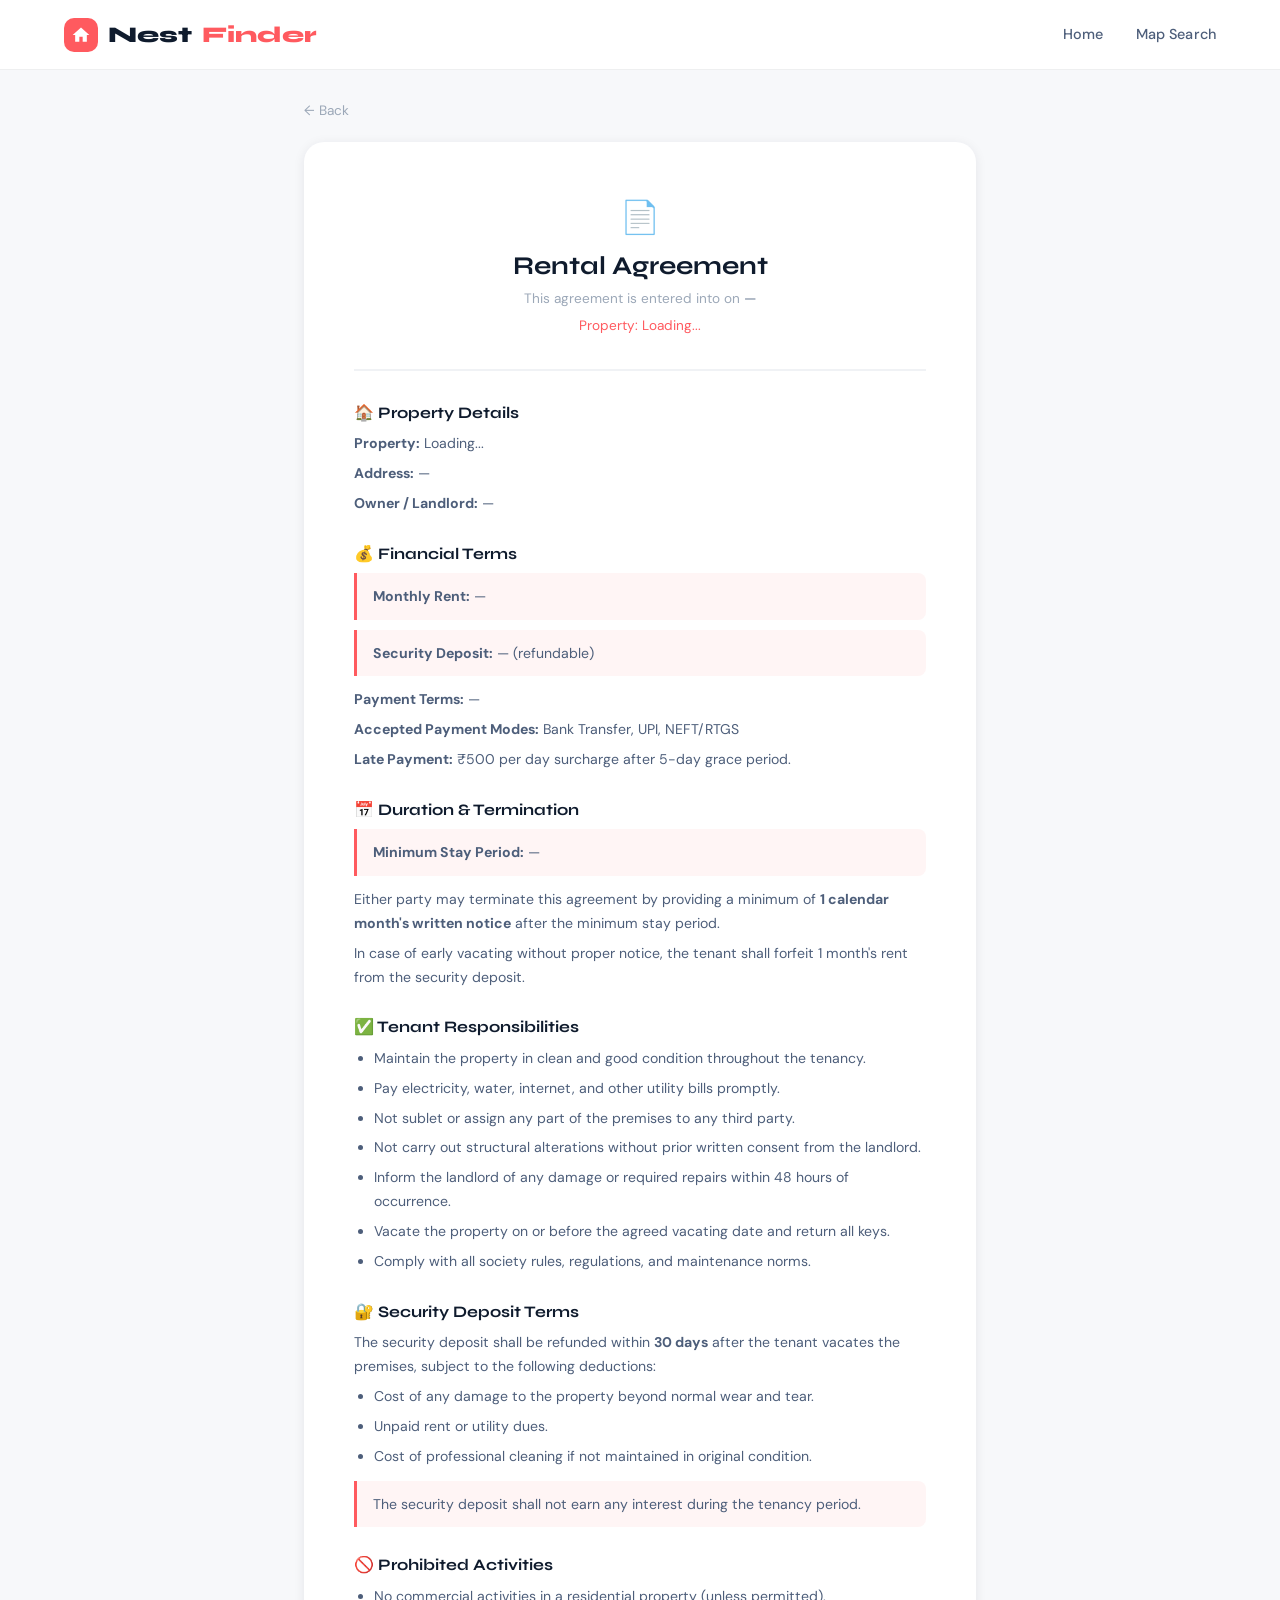
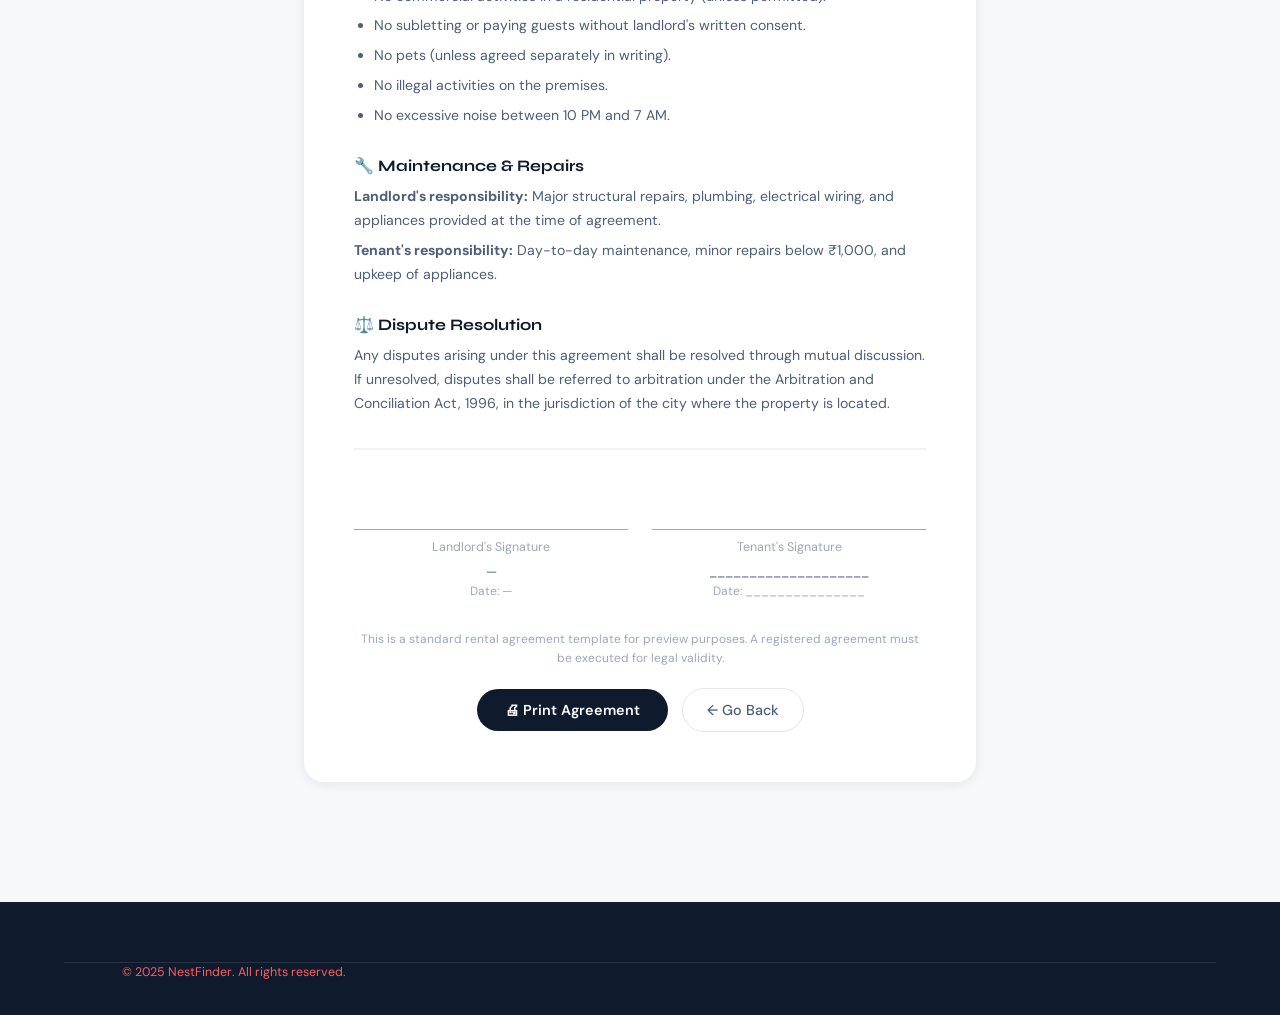
<file: agreement.html>
<!DOCTYPE html>
<html lang="en">
<head>
  <meta charset="UTF-8">
  <meta name="viewport" content="width=device-width, initial-scale=1.0">
  <title>Rental Agreement — NestFinder</title>
  <link rel="stylesheet" href="style.css">
</head>
<body>

<!-- NAV -->
<nav class="nav" id="mainNav">
  <a class="nav-logo" href="index.html">
    <div class="nav-logo-icon">
      <svg viewBox="0 0 24 24"><path d="M10 20v-6h4v6h5v-8h3L12 3 2 12h3v8z"/></svg>
    </div>
    Nest<span>Finder</span>
  </a>
  <div class="nav-links">
    <a href="index.html">Home</a>
    <a href="map.html">Map Search</a>
  </div>
  <button class="nav-hamburger"><span></span><span></span><span></span></button>
</nav>

<div class="agr-page" id="agrContent">
  <div style="display:flex;align-items:center;gap:12px;margin-bottom:20px">
    <a onclick="history.back()" style="cursor:pointer;color:var(--gray-3);font-size:0.85rem">← Back</a>
  </div>

  <div class="agr-doc">
    <div class="agr-header">
      <div style="font-size:2rem;margin-bottom:8px">📄</div>
      <h1>Rental Agreement</h1>
      <p>This agreement is entered into on <strong id="agrDate">—</strong></p>
      <p style="margin-top:6px;font-size:0.85rem;color:var(--coral)">Property: <span id="agrPropertyName">Loading...</span></p>
    </div>

    <div class="agr-section">
      <h2>🏠 Property Details</h2>
      <p><strong>Property:</strong> <span id="agrPropertyName2">—</span></p>
      <p><strong>Address:</strong> <span id="agrAddress">—</span></p>
      <p><strong>Owner / Landlord:</strong> <span id="agrOwnerName">—</span></p>
    </div>

    <div class="agr-section">
      <h2>💰 Financial Terms</h2>
      <div class="agr-highlight">
        <strong>Monthly Rent:</strong> <span id="agrRent">—</span>
      </div>
      <div class="agr-highlight" style="margin-top:8px">
        <strong>Security Deposit:</strong> <span id="agrDeposit">—</span> (refundable)
      </div>
      <p style="margin-top:12px"><strong>Payment Terms:</strong> <span id="agrPaymentTerms">—</span></p>
      <p><strong>Accepted Payment Modes:</strong> Bank Transfer, UPI, NEFT/RTGS</p>
      <p><strong>Late Payment:</strong> ₹500 per day surcharge after 5-day grace period.</p>
    </div>

    <div class="agr-section">
      <h2>📅 Duration & Termination</h2>
      <div class="agr-highlight">
        <strong>Minimum Stay Period:</strong> <span id="agrMinStay">—</span>
      </div>
      <p style="margin-top:12px">Either party may terminate this agreement by providing a minimum of <strong>1 calendar month's written notice</strong> after the minimum stay period.</p>
      <p>In case of early vacating without proper notice, the tenant shall forfeit 1 month's rent from the security deposit.</p>
    </div>

    <div class="agr-section">
      <h2>✅ Tenant Responsibilities</h2>
      <ul>
        <li>Maintain the property in clean and good condition throughout the tenancy.</li>
        <li>Pay electricity, water, internet, and other utility bills promptly.</li>
        <li>Not sublet or assign any part of the premises to any third party.</li>
        <li>Not carry out structural alterations without prior written consent from the landlord.</li>
        <li>Inform the landlord of any damage or required repairs within 48 hours of occurrence.</li>
        <li>Vacate the property on or before the agreed vacating date and return all keys.</li>
        <li>Comply with all society rules, regulations, and maintenance norms.</li>
      </ul>
    </div>

    <div class="agr-section">
      <h2>🔐 Security Deposit Terms</h2>
      <p>The security deposit shall be refunded within <strong>30 days</strong> after the tenant vacates the premises, subject to the following deductions:</p>
      <ul>
        <li>Cost of any damage to the property beyond normal wear and tear.</li>
        <li>Unpaid rent or utility dues.</li>
        <li>Cost of professional cleaning if not maintained in original condition.</li>
      </ul>
      <div class="agr-highlight" style="margin-top:12px">
        The security deposit shall not earn any interest during the tenancy period.
      </div>
    </div>

    <div class="agr-section">
      <h2>🚫 Prohibited Activities</h2>
      <ul>
        <li>No commercial activities in a residential property (unless permitted).</li>
        <li>No subletting or paying guests without landlord's written consent.</li>
        <li>No pets (unless agreed separately in writing).</li>
        <li>No illegal activities on the premises.</li>
        <li>No excessive noise between 10 PM and 7 AM.</li>
      </ul>
    </div>

    <div class="agr-section">
      <h2>🔧 Maintenance & Repairs</h2>
      <p><strong>Landlord's responsibility:</strong> Major structural repairs, plumbing, electrical wiring, and appliances provided at the time of agreement.</p>
      <p><strong>Tenant's responsibility:</strong> Day-to-day maintenance, minor repairs below ₹1,000, and upkeep of appliances.</p>
    </div>

    <div class="agr-section">
      <h2>⚖️ Dispute Resolution</h2>
      <p>Any disputes arising under this agreement shall be resolved through mutual discussion. If unresolved, disputes shall be referred to arbitration under the Arbitration and Conciliation Act, 1996, in the jurisdiction of the city where the property is located.</p>
    </div>

    <!-- Signature area -->
    <div class="agr-sign-area">
      <div class="sign-box">
        <div class="sign-line"></div>
        <div class="sign-label">Landlord's Signature</div>
        <div style="font-size:0.8rem;color:var(--text-sub);margin-top:4px" id="agrOwnerName2">—</div>
        <div style="font-size:0.75rem;color:var(--gray-3)">Date: <span id="agrSignDate">—</span></div>
      </div>
      <div class="sign-box">
        <div class="sign-line"></div>
        <div class="sign-label">Tenant's Signature</div>
        <div style="font-size:0.8rem;color:var(--text-sub);margin-top:4px">____________________</div>
        <div style="font-size:0.75rem;color:var(--gray-3)">Date: _______________</div>
      </div>
    </div>

    <div style="text-align:center;margin-top:28px">
      <p style="font-size:0.75rem;color:var(--gray-3);margin-bottom:20px">
        This is a standard rental agreement template for preview purposes. A registered agreement must be executed for legal validity.
      </p>
      <button onclick="window.print()" style="background:var(--navy);color:white;border:none;padding:12px 28px;border-radius:50px;font-size:0.9rem;font-weight:600;cursor:pointer;margin-right:10px">🖨 Print Agreement</button>
      <button onclick="history.back()" style="background:none;border:1.5px solid var(--gray-2);color:var(--text-sub);padding:12px 24px;border-radius:50px;font-size:0.9rem;font-weight:500;cursor:pointer">← Go Back</button>
    </div>
  </div>
</div>

<footer class="footer" style="margin-top:60px">
  <div class="footer-bottom container">
    <span>© 2025 <span>NestFinder</span>. All rights reserved.</span>
  </div>
</footer>

<script src="script.js"></script>
<script>
// Sync the duplicate name/date elements
(async () => {
  await new Promise(r => setTimeout(r, 200)); // wait for main script
  const n = document.getElementById('agrOwnerName')?.textContent;
  if (document.getElementById('agrOwnerName2')) document.getElementById('agrOwnerName2').textContent = n || '';
  if (document.getElementById('agrPropertyName2')) document.getElementById('agrPropertyName2').textContent = document.getElementById('agrPropertyName')?.textContent || '';
  const d = document.getElementById('agrDate')?.textContent;
  if (document.getElementById('agrSignDate')) document.getElementById('agrSignDate').textContent = d || '';
})();
</script>
</body>
</html>
</file>
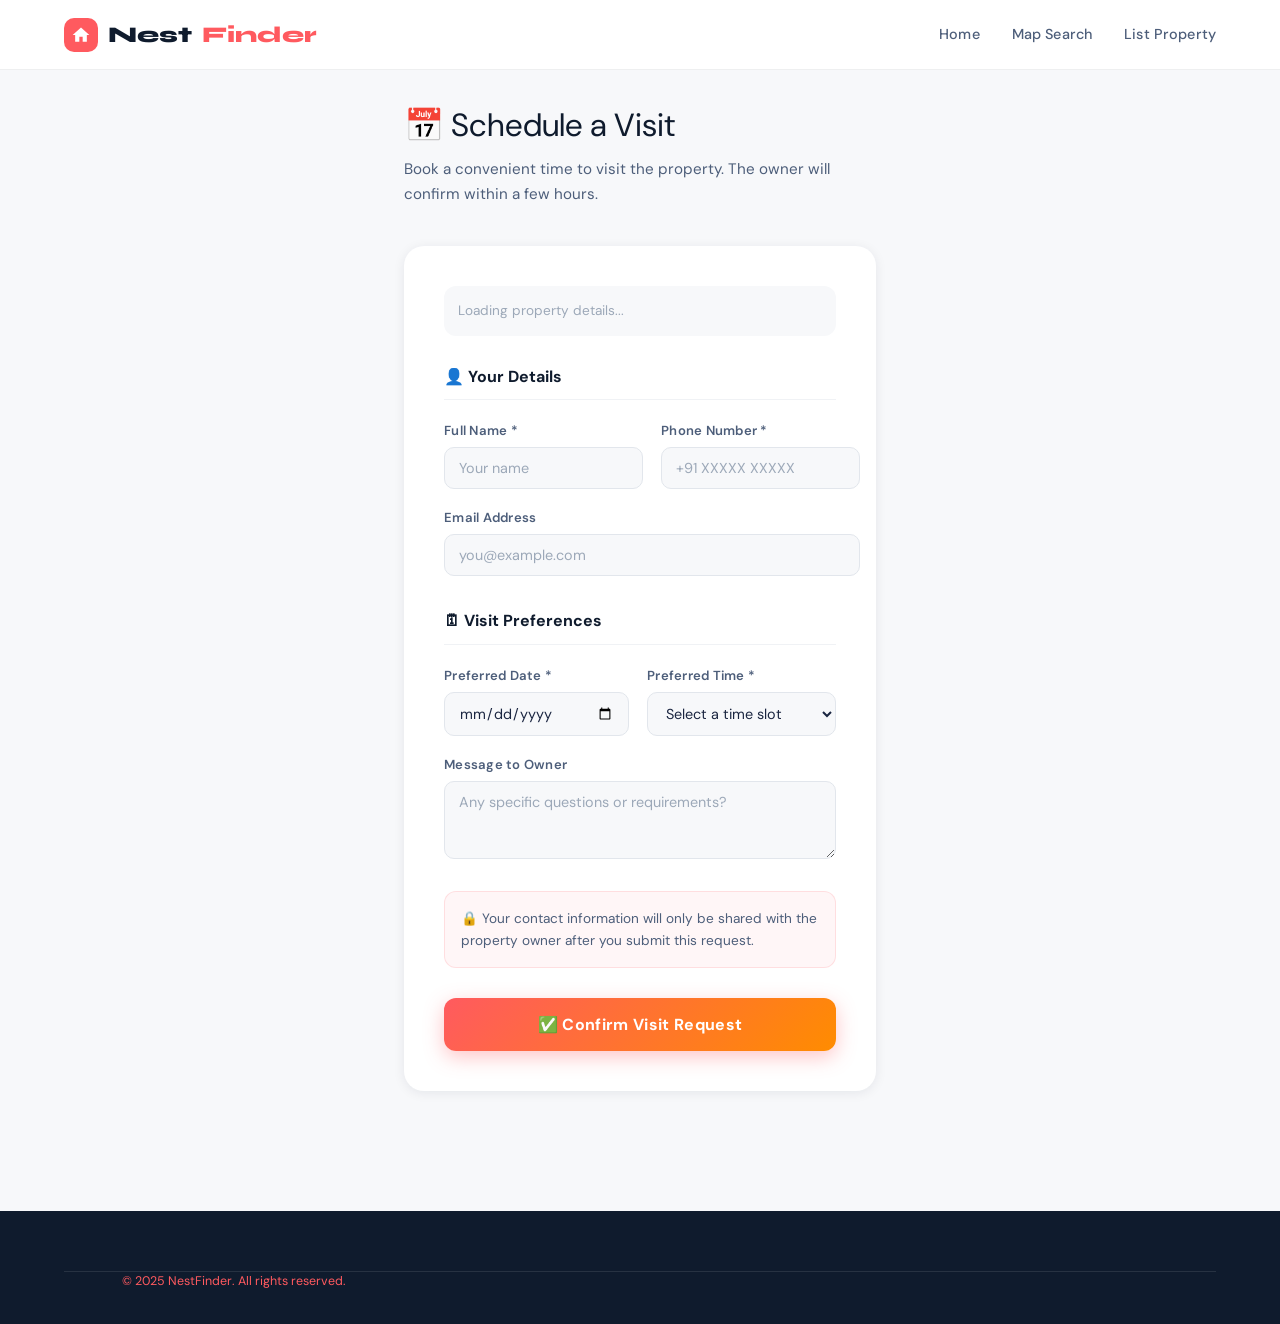
<file: schedule.html>
<!DOCTYPE html>
<html lang="en">
<head>
  <meta charset="UTF-8">
  <meta name="viewport" content="width=device-width, initial-scale=1.0">
  <title>Schedule a Visit — NestFinder</title>
  <link rel="stylesheet" href="style.css">
</head>
<body>

<!-- NAV -->
<nav class="nav" id="mainNav">
  <a class="nav-logo" href="index.html">
    <div class="nav-logo-icon">
      <svg viewBox="0 0 24 24"><path d="M10 20v-6h4v6h5v-8h3L12 3 2 12h3v8z"/></svg>
    </div>
    Nest<span>Finder</span>
  </a>
  <div class="nav-links">
    <a href="index.html">Home</a>
    <a href="map.html">Map Search</a>
    <a href="upload.html">List Property</a>
  </div>
  <button class="nav-hamburger"><span></span><span></span><span></span></button>
</nav>

<div class="schedule-page">
  <div class="page-title">📅 Schedule a Visit</div>
  <p class="page-sub">Book a convenient time to visit the property. The owner will confirm within a few hours.</p>

  <div class="schedule-form" id="scheduleFormWrap">

    <!-- Property preview card -->
    <div class="schedule-property-card" id="schedulePropCard">
      <div style="color:var(--gray-3);font-size:0.85rem">Loading property details...</div>
    </div>

    <form id="scheduleForm">

      <div class="form-section">
        <div class="form-section-title">👤 Your Details</div>
        <div class="form-grid">
          <div class="form-group">
            <label class="form-label">Full Name *</label>
            <input type="text" class="form-input" placeholder="Your name" required>
          </div>
          <div class="form-group">
            <label class="form-label">Phone Number *</label>
            <input type="tel" class="form-input" placeholder="+91 XXXXX XXXXX" required>
          </div>
          <div class="form-group form-full">
            <label class="form-label">Email Address</label>
            <input type="email" class="form-input" placeholder="you@example.com">
          </div>
        </div>
      </div>

      <div class="form-section">
        <div class="form-section-title">🗓 Visit Preferences</div>
        <div class="form-grid">
          <div class="form-group">
            <label class="form-label">Preferred Date *</label>
            <input type="date" class="form-input" id="visitDate" required>
          </div>
          <div class="form-group">
            <label class="form-label">Preferred Time *</label>
            <select class="form-input" required>
              <option value="">Select a time slot</option>
              <option>9:00 AM – 10:00 AM</option>
              <option>10:00 AM – 11:00 AM</option>
              <option>11:00 AM – 12:00 PM</option>
              <option>12:00 PM – 1:00 PM</option>
              <option>2:00 PM – 3:00 PM</option>
              <option>3:00 PM – 4:00 PM</option>
              <option>4:00 PM – 5:00 PM</option>
              <option>5:00 PM – 6:00 PM</option>
            </select>
          </div>
          <div class="form-group form-full">
            <label class="form-label">Message to Owner</label>
            <textarea class="form-input" rows="3" placeholder="Any specific questions or requirements?" style="resize:vertical"></textarea>
          </div>
        </div>
      </div>

      <div style="background:rgba(255,90,95,0.05);border:1.5px solid rgba(255,90,95,0.15);border-radius:12px;padding:16px;margin-bottom:20px;font-size:0.85rem;color:var(--text-sub)">
        🔒 Your contact information will only be shared with the property owner after you submit this request.
      </div>

      <button type="submit" class="submit-btn">✅ Confirm Visit Request</button>
    </form>

    <!-- Success -->
    <div class="success-msg" id="scheduleSuccess">
      <div class="success-circle">📅</div>
      <h3>Visit Scheduled!</h3>
      <p>Your visit request has been sent to the property owner. You'll receive a confirmation via SMS and email within 2 hours.</p>
      <div style="display:flex;gap:12px;justify-content:center;flex-wrap:wrap;margin-top:20px">
        <a href="index.html" class="btn-ghost" style="border:1.5px solid var(--gray-2);padding:11px 22px;border-radius:50px;font-weight:500">← Home</a>
        <a href="map.html" class="btn-primary" style="display:inline-block;padding:11px 24px">Browse More →</a>
      </div>
    </div>
  </div>
</div>

<footer class="footer" style="margin-top:60px">
  <div class="footer-bottom container">
    <span>© 2025 <span>NestFinder</span>. All rights reserved.</span>
  </div>
</footer>

<script src="script.js"></script>
<script>
  // Set minimum date to today
  document.getElementById('visitDate').min = new Date().toISOString().split('T')[0];
</script>
</body>
</html>
</file>
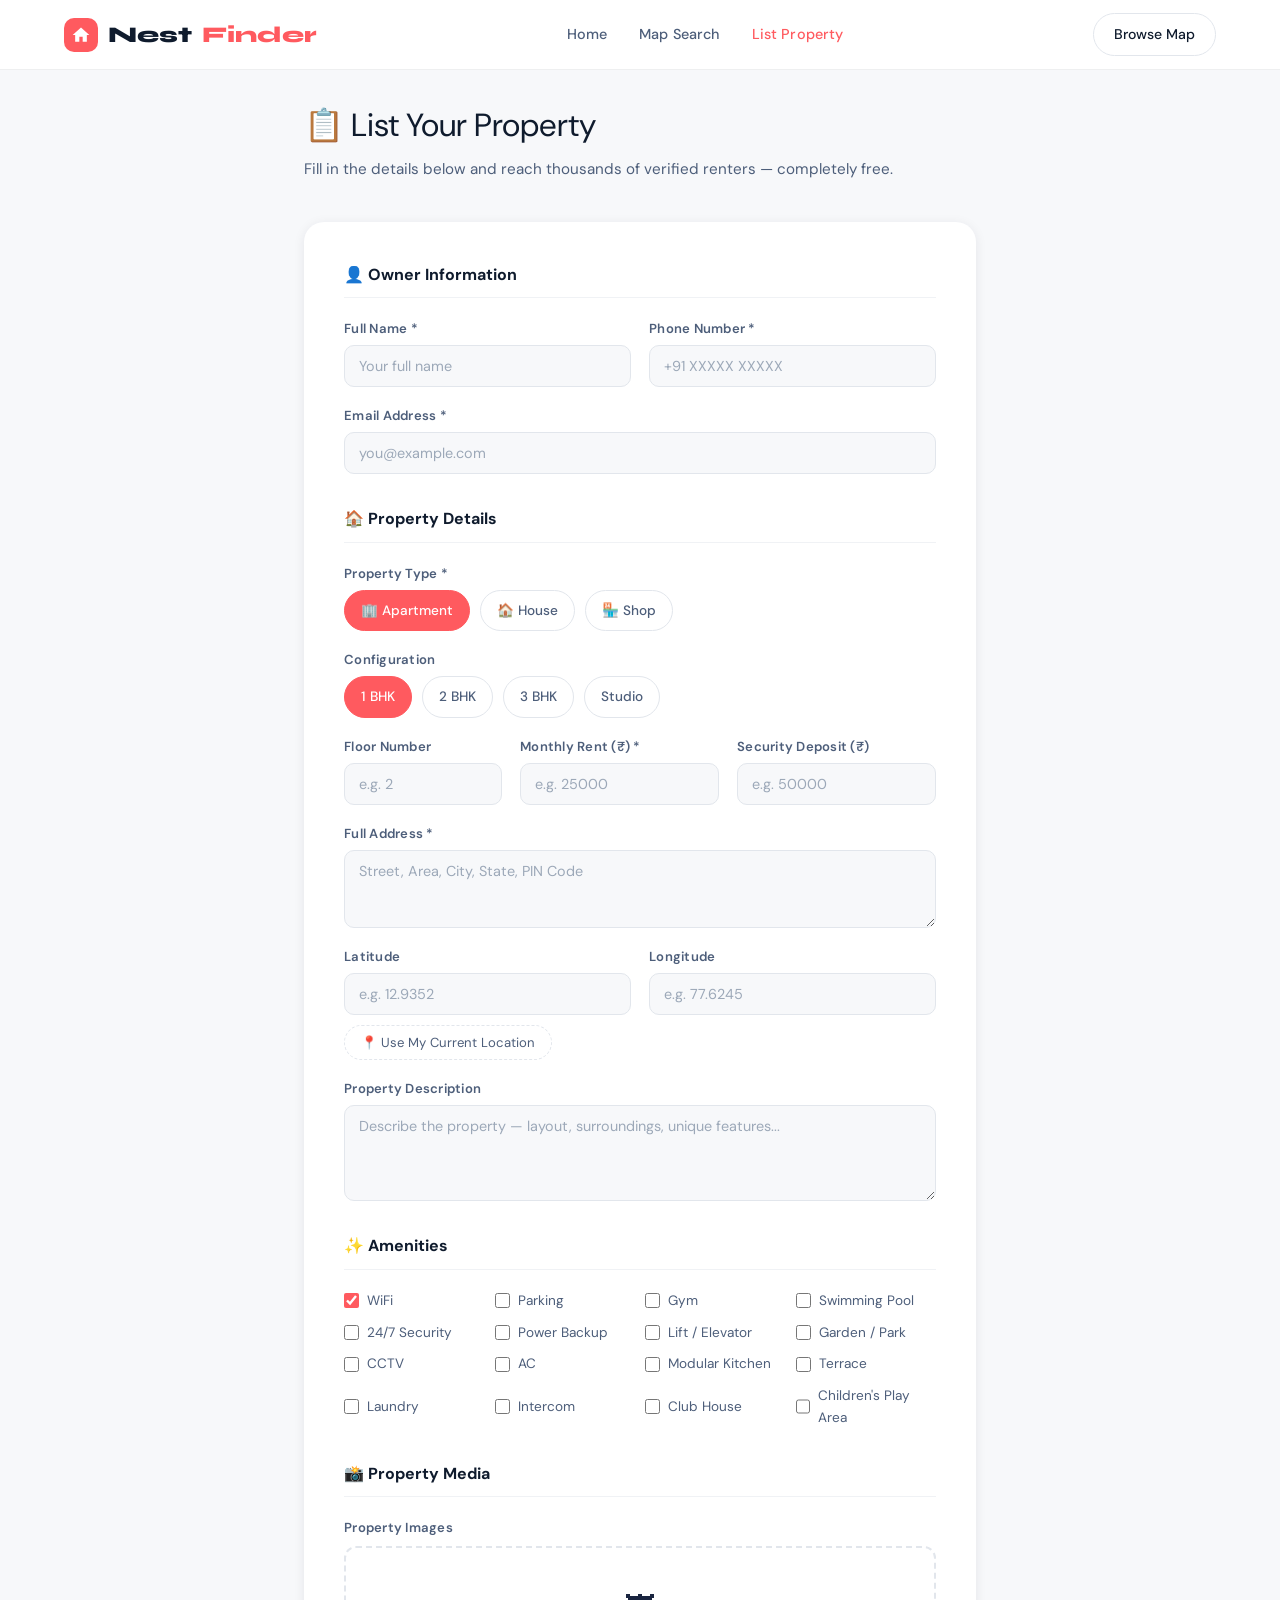
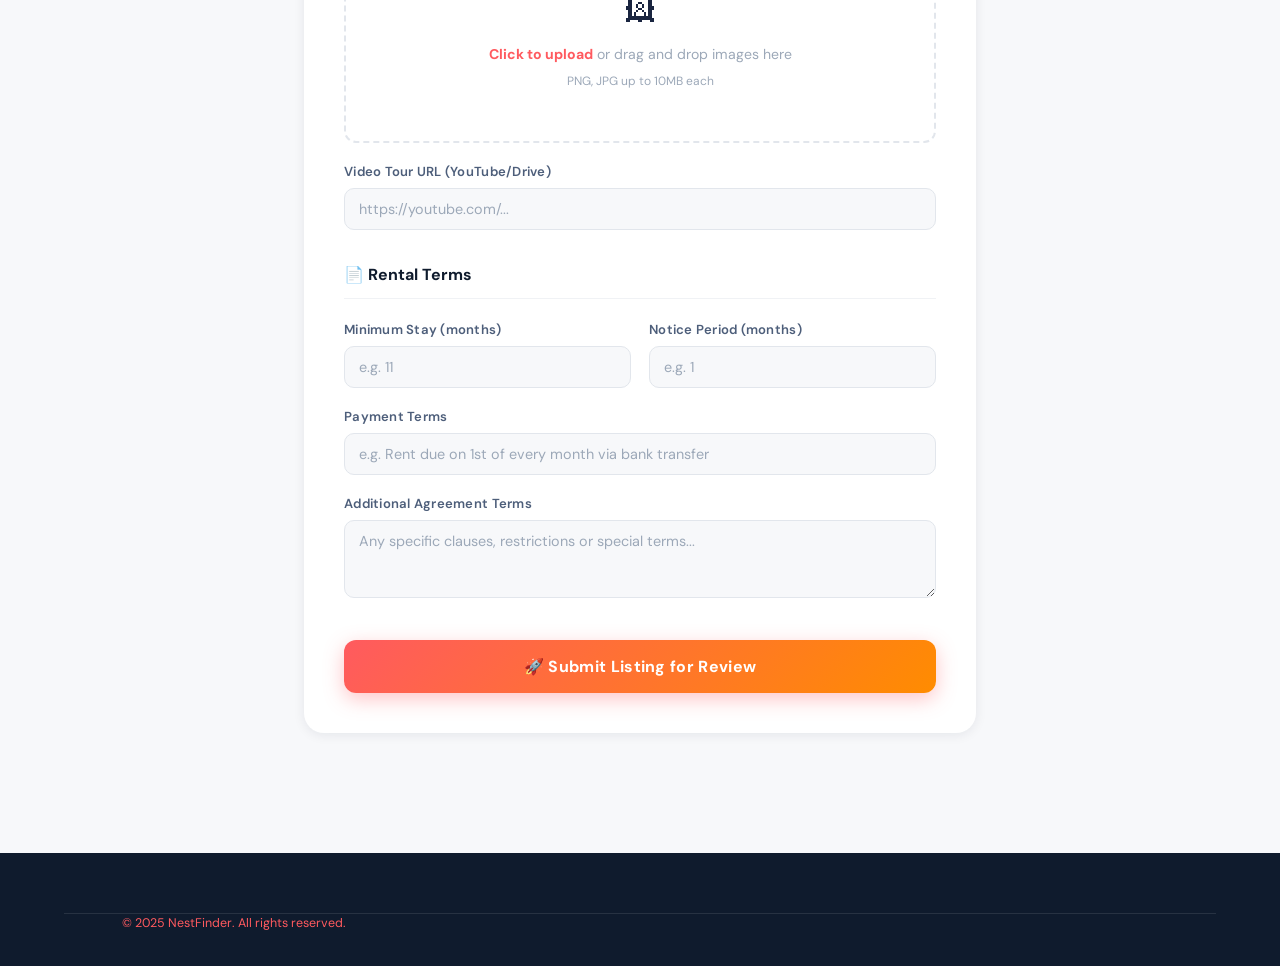
<file: upload.html>
<!DOCTYPE html>
<html lang="en">
<head>
  <meta charset="UTF-8">
  <meta name="viewport" content="width=device-width, initial-scale=1.0">
  <title>List Your Property — NestFinder</title>
  <link rel="stylesheet" href="style.css">
</head>
<body>

<!-- NAV -->
<nav class="nav" id="mainNav">
  <a class="nav-logo" href="index.html">
    <div class="nav-logo-icon">
      <svg viewBox="0 0 24 24"><path d="M10 20v-6h4v6h5v-8h3L12 3 2 12h3v8z"/></svg>
    </div>
    Nest<span>Finder</span>
  </a>
  <div class="nav-links">
    <a href="index.html">Home</a>
    <a href="map.html">Map Search</a>
    <a href="upload.html" class="active">List Property</a>
  </div>
  <div class="nav-cta">
    <a href="map.html" class="btn-ghost">Browse Map</a>
  </div>
  <button class="nav-hamburger"><span></span><span></span><span></span></button>
</nav>

<div class="upload-page">
  <div class="page-title">📋 List Your Property</div>
  <p class="page-sub">Fill in the details below and reach thousands of verified renters — completely free.</p>

  <div class="upload-form" id="uploadFormWrap">
    <form id="uploadForm">

      <!-- Owner Info -->
      <div class="form-section">
        <div class="form-section-title">👤 Owner Information</div>
        <div class="form-grid">
          <div class="form-group">
            <label class="form-label">Full Name *</label>
            <input type="text" class="form-input" placeholder="Your full name" required>
          </div>
          <div class="form-group">
            <label class="form-label">Phone Number *</label>
            <input type="tel" class="form-input" placeholder="+91 XXXXX XXXXX" required>
          </div>
          <div class="form-group form-full">
            <label class="form-label">Email Address *</label>
            <input type="email" class="form-input" placeholder="you@example.com" required>
          </div>
        </div>
      </div>

      <!-- Property Details -->
      <div class="form-section">
        <div class="form-section-title">🏠 Property Details</div>

        <div class="form-group" style="margin-bottom:18px">
          <label class="form-label">Property Type *</label>
          <div class="radio-group">
            <div class="radio-chip">
              <input type="radio" name="propType" id="typeApt" value="apartment" checked>
              <label for="typeApt">🏢 Apartment</label>
            </div>
            <div class="radio-chip">
              <input type="radio" name="propType" id="typeHouse" value="house">
              <label for="typeHouse">🏠 House</label>
            </div>
            <div class="radio-chip">
              <input type="radio" name="propType" id="typeShop" value="shop">
              <label for="typeShop">🏪 Shop</label>
            </div>
          </div>
        </div>

        <div class="form-group" style="margin-bottom:18px">
          <label class="form-label">Configuration</label>
          <div class="radio-group">
            <div class="radio-chip">
              <input type="radio" name="bhk" id="bhk1" value="1BHK" checked>
              <label for="bhk1">1 BHK</label>
            </div>
            <div class="radio-chip">
              <input type="radio" name="bhk" id="bhk2" value="2BHK">
              <label for="bhk2">2 BHK</label>
            </div>
            <div class="radio-chip">
              <input type="radio" name="bhk" id="bhk3" value="3BHK">
              <label for="bhk3">3 BHK</label>
            </div>
            <div class="radio-chip">
              <input type="radio" name="bhk" id="bhkStudio" value="Studio">
              <label for="bhkStudio">Studio</label>
            </div>
          </div>
        </div>

        <div class="form-grid three">
          <div class="form-group">
            <label class="form-label">Floor Number</label>
            <input type="number" class="form-input" placeholder="e.g. 2" min="0" max="50">
          </div>
          <div class="form-group">
            <label class="form-label">Monthly Rent (₹) *</label>
            <input type="number" class="form-input" placeholder="e.g. 25000" required>
          </div>
          <div class="form-group">
            <label class="form-label">Security Deposit (₹)</label>
            <input type="number" class="form-input" placeholder="e.g. 50000">
          </div>
        </div>

        <div class="form-group" style="margin-top:18px">
          <label class="form-label">Full Address *</label>
          <textarea class="form-input" rows="3" placeholder="Street, Area, City, State, PIN Code" required style="resize:vertical"></textarea>
        </div>

        <div class="form-grid" style="margin-top:18px">
          <div class="form-group">
            <label class="form-label">Latitude</label>
            <input type="number" class="form-input" placeholder="e.g. 12.9352" step="0.0001" id="latInput">
          </div>
          <div class="form-group">
            <label class="form-label">Longitude</label>
            <input type="number" class="form-input" placeholder="e.g. 77.6245" step="0.0001" id="lngInput">
          </div>
        </div>
        <button type="button" onclick="getMyLocation()" style="margin-top:10px;background:none;border:1.5px dashed var(--gray-2);color:var(--text-sub);padding:8px 16px;border-radius:50px;font-size:0.82rem;cursor:pointer;transition:var(--trans)">
          📍 Use My Current Location
        </button>

        <div class="form-group" style="margin-top:18px">
          <label class="form-label">Property Description</label>
          <textarea class="form-input" rows="4" placeholder="Describe the property — layout, surroundings, unique features..." style="resize:vertical"></textarea>
        </div>
      </div>

      <!-- Amenities -->
      <div class="form-section">
        <div class="form-section-title">✨ Amenities</div>
        <div class="amenity-grid">
          <label class="amenity-item"><input type="checkbox" checked> <label>WiFi</label></label>
          <label class="amenity-item"><input type="checkbox"> <label>Parking</label></label>
          <label class="amenity-item"><input type="checkbox"> <label>Gym</label></label>
          <label class="amenity-item"><input type="checkbox"> <label>Swimming Pool</label></label>
          <label class="amenity-item"><input type="checkbox"> <label>24/7 Security</label></label>
          <label class="amenity-item"><input type="checkbox"> <label>Power Backup</label></label>
          <label class="amenity-item"><input type="checkbox"> <label>Lift / Elevator</label></label>
          <label class="amenity-item"><input type="checkbox"> <label>Garden / Park</label></label>
          <label class="amenity-item"><input type="checkbox"> <label>CCTV</label></label>
          <label class="amenity-item"><input type="checkbox"> <label>AC</label></label>
          <label class="amenity-item"><input type="checkbox"> <label>Modular Kitchen</label></label>
          <label class="amenity-item"><input type="checkbox"> <label>Terrace</label></label>
          <label class="amenity-item"><input type="checkbox"> <label>Laundry</label></label>
          <label class="amenity-item"><input type="checkbox"> <label>Intercom</label></label>
          <label class="amenity-item"><input type="checkbox"> <label>Club House</label></label>
          <label class="amenity-item"><input type="checkbox"> <label>Children's Play Area</label></label>
        </div>
      </div>

      <!-- Media -->
      <div class="form-section">
        <div class="form-section-title">📸 Property Media</div>

        <label class="form-label" style="margin-bottom:8px;display:block">Property Images</label>
        <div class="file-drop" id="imageDrop">
          <div class="file-drop-icon">🖼</div>
          <p><strong>Click to upload</strong> or drag and drop images here</p>
          <p style="font-size:0.75rem;margin-top:6px">PNG, JPG up to 10MB each</p>
          <div class="file-preview" id="imagePreview"></div>
        </div>
        <input type="file" id="imageFiles" multiple accept="image/*" style="display:none">

        <div class="form-group" style="margin-top:18px">
          <label class="form-label">Video Tour URL (YouTube/Drive)</label>
          <input type="url" class="form-input" placeholder="https://youtube.com/...">
        </div>
      </div>

      <!-- Agreement Terms -->
      <div class="form-section">
        <div class="form-section-title">📄 Rental Terms</div>
        <div class="form-grid">
          <div class="form-group">
            <label class="form-label">Minimum Stay (months)</label>
            <input type="number" class="form-input" placeholder="e.g. 11" min="1">
          </div>
          <div class="form-group">
            <label class="form-label">Notice Period (months)</label>
            <input type="number" class="form-input" placeholder="e.g. 1" min="1">
          </div>
          <div class="form-group form-full">
            <label class="form-label">Payment Terms</label>
            <input type="text" class="form-input" placeholder="e.g. Rent due on 1st of every month via bank transfer">
          </div>
          <div class="form-group form-full">
            <label class="form-label">Additional Agreement Terms</label>
            <textarea class="form-input" rows="3" placeholder="Any specific clauses, restrictions or special terms..." style="resize:vertical"></textarea>
          </div>
        </div>
      </div>

      <button type="submit" class="submit-btn">🚀 Submit Listing for Review</button>
    </form>

    <!-- Success Message -->
    <div class="success-msg" id="successMsg">
      <div class="success-circle">🎉</div>
      <h3>Listing Submitted Successfully!</h3>
      <p>Your property has been submitted for review. Our team will verify and publish it within 24 hours. You'll receive a confirmation email shortly.</p>
      <a href="index.html" class="btn-primary" style="display:inline-block;padding:12px 28px">← Back to Home</a>
    </div>
  </div>
</div>

<!-- FOOTER -->
<footer class="footer" style="margin-top:60px">
  <div class="footer-bottom container">
    <span>© 2025 <span>NestFinder</span>. All rights reserved.</span>
  </div>
</footer>

<script src="script.js"></script>
<script>
function getMyLocation() {
  if (!navigator.geolocation) { alert('Geolocation not supported'); return; }
  navigator.geolocation.getCurrentPosition(pos => {
    document.getElementById('latInput').value = pos.coords.latitude.toFixed(6);
    document.getElementById('lngInput').value = pos.coords.longitude.toFixed(6);
    showToast('Location detected!', '📍');
  }, () => showToast('Location access denied', '❌'));
}
</script>
</body>
</html>
</file>
<file: style.css>
/* ─── NestFinder Global Styles ─────────────────────────────────────── */
@import url('https://fonts.googleapis.com/css2?family=Syne:wght@400;600;700;800&family=DM+Sans:ital,wght@0,300;0,400;0,500;1,400&display=swap');

:root {
  --coral:     #FF5A5F;
  --coral-dk:  #E0484D;
  --navy:      #0F1B2D;
  --slate:     #253347;
  --mist:      #F7F8FA;
  --pearl:     #FFFFFF;
  --gold:      #FFB400;
  --teal:      #00A699;
  --gray-1:    #F0F2F5;
  --gray-2:    #E2E6EC;
  --gray-3:    #9CA8B8;
  --gray-4:    #5C6880;
  --text-main: #1A2540;
  --text-sub:  #4D5E7A;
  --shadow-sm: 0 2px 12px rgba(15,27,45,0.08);
  --shadow-md: 0 8px 32px rgba(15,27,45,0.13);
  --shadow-lg: 0 20px 60px rgba(15,27,45,0.18);
  --radius:    16px;
  --radius-sm: 10px;
  --trans:     all 0.25s cubic-bezier(0.4,0,0.2,1);
}

*, *::before, *::after { box-sizing: border-box; margin: 0; padding: 0; }

html { scroll-behavior: smooth; font-size: 16px; }

body {
  font-family: 'DM Sans', sans-serif;
  background: var(--mist);
  color: var(--text-main);
  line-height: 1.6;
  -webkit-font-smoothing: antialiased;
}

h1, h2, h3, h4, h5 {
  font-family: 'Syne', sans-serif;
  font-weight: 700;
  line-height: 1.2;
}

a { text-decoration: none; color: inherit; }
img { max-width: 100%; display: block; }
button { cursor: pointer; border: none; outline: none; font-family: inherit; }
input, select, textarea { font-family: inherit; outline: none; }

/* ─── NAVIGATION ────────────────────────────────────────────────────── */
.nav {
  position: fixed; top: 0; left: 0; right: 0; z-index: 1000;
  display: flex; align-items: center; justify-content: space-between;
  padding: 0 5%;
  height: 70px;
  background: rgba(255,255,255,0.92);
  backdrop-filter: blur(16px);
  border-bottom: 1px solid rgba(15,27,45,0.07);
  transition: var(--trans);
}
.nav-scrolled { background: rgba(255,255,255,0.98); box-shadow: var(--shadow-sm); }

.nav-logo {
  display: flex; align-items: center; gap: 10px;
  font-family: 'Syne', sans-serif; font-size: 1.4rem; font-weight: 800;
  color: var(--navy);
}
.nav-logo span { color: var(--coral); }
.nav-logo-icon {
  width: 34px; height: 34px; background: var(--coral);
  border-radius: 10px; display: flex; align-items: center;
  justify-content: center;
}
.nav-logo-icon svg { width: 20px; height: 20px; fill: white; }

.nav-links { display: flex; align-items: center; gap: 32px; }
.nav-links a {
  color: var(--text-sub); font-weight: 500; font-size: 0.9rem;
  transition: var(--trans); letter-spacing: 0.01em;
}
.nav-links a:hover { color: var(--coral); }
.nav-links a.active { color: var(--coral); }

.nav-cta {
  display: flex; align-items: center; gap: 12px;
}
.btn-ghost {
  padding: 9px 20px; border-radius: 50px;
  color: var(--navy); font-weight: 500; font-size: 0.88rem;
  border: 1.5px solid var(--gray-2); background: transparent;
  transition: var(--trans);
}
.btn-ghost:hover { border-color: var(--coral); color: var(--coral); }

.btn-primary {
  padding: 10px 22px; border-radius: 50px;
  background: var(--coral); color: white;
  font-weight: 600; font-size: 0.88rem;
  transition: var(--trans); box-shadow: 0 4px 16px rgba(255,90,95,0.3);
}
.btn-primary:hover { background: var(--coral-dk); transform: translateY(-1px); box-shadow: 0 6px 20px rgba(255,90,95,0.4); }

.nav-hamburger {
  display: none; flex-direction: column; gap: 5px;
  background: none; padding: 4px;
}
.nav-hamburger span {
  width: 24px; height: 2px; background: var(--navy);
  border-radius: 2px; transition: var(--trans);
}

/* ─── HERO ──────────────────────────────────────────────────────────── */
.hero {
  min-height: 100vh;
  display: flex; align-items: center; justify-content: center;
  background: linear-gradient(135deg, var(--navy) 0%, var(--slate) 60%, #1a3a5c 100%);
  position: relative; overflow: hidden;
  padding: 100px 5% 60px;
}

.hero-bg-dots {
  position: absolute; inset: 0; opacity: 0.06;
  background-image: radial-gradient(circle, white 1px, transparent 1px);
  background-size: 40px 40px;
}
.hero-blob {
  position: absolute; border-radius: 50%; filter: blur(80px); opacity: 0.18;
  animation: float 8s ease-in-out infinite;
}
.hero-blob-1 {
  width: 500px; height: 500px; background: var(--coral);
  top: -100px; right: -100px;
}
.hero-blob-2 {
  width: 350px; height: 350px; background: var(--teal);
  bottom: -80px; left: 5%;
  animation-delay: -4s;
}

@keyframes float {
  0%, 100% { transform: translateY(0) scale(1); }
  50% { transform: translateY(-30px) scale(1.05); }
}

.hero-content {
  position: relative; z-index: 2;
  max-width: 780px; text-align: center;
}
.hero-badge {
  display: inline-flex; align-items: center; gap: 8px;
  background: rgba(255,255,255,0.1); border: 1px solid rgba(255,255,255,0.2);
  backdrop-filter: blur(8px);
  padding: 6px 16px; border-radius: 50px; margin-bottom: 28px;
  color: rgba(255,255,255,0.85); font-size: 0.82rem; font-weight: 500;
}
.hero-badge-dot {
  width: 7px; height: 7px; background: var(--gold); border-radius: 50%;
  animation: pulse 2s infinite;
}
@keyframes pulse {
  0%, 100% { opacity: 1; transform: scale(1); }
  50% { opacity: 0.5; transform: scale(0.8); }
}

.hero h1 {
  font-size: clamp(2.4rem, 6vw, 4.2rem);
  color: white; margin-bottom: 20px; font-weight: 800;
  letter-spacing: -0.02em;
}
.hero h1 em { font-style: normal; color: var(--coral); }
.hero p {
  font-size: 1.1rem; color: rgba(255,255,255,0.7);
  max-width: 540px; margin: 0 auto 40px; font-weight: 400;
}

.hero-search {
  background: white; border-radius: 60px;
  display: flex; align-items: center; gap: 0;
  padding: 8px 8px 8px 24px;
  box-shadow: 0 20px 60px rgba(0,0,0,0.25);
  max-width: 580px; margin: 0 auto 32px;
}
.hero-search-icon { color: var(--gray-3); margin-right: 4px; font-size: 1.1rem; }
.hero-search input {
  flex: 1; border: none; font-size: 0.95rem; color: var(--text-main);
  background: transparent; font-family: 'DM Sans', sans-serif;
}
.hero-search input::placeholder { color: var(--gray-3); }
.hero-search-btn {
  background: var(--coral); color: white; border-radius: 50px;
  padding: 12px 28px; font-weight: 600; font-size: 0.9rem;
  white-space: nowrap; transition: var(--trans);
  box-shadow: 0 4px 14px rgba(255,90,95,0.4);
}
.hero-search-btn:hover { background: var(--coral-dk); transform: scale(1.02); }

.hero-stats {
  display: flex; justify-content: center; gap: 40px;
  flex-wrap: wrap;
}
.hero-stat { text-align: center; }
.hero-stat strong {
  display: block; font-size: 1.6rem; font-weight: 800; color: white;
  font-family: 'Syne', sans-serif;
}
.hero-stat span { font-size: 0.8rem; color: rgba(255,255,255,0.5); }

/* ─── HOW IT WORKS ──────────────────────────────────────────────────── */
.hiw {
  padding: 96px 5%;
  background: white;
}
.section-label {
  font-size: 0.78rem; font-weight: 600; letter-spacing: 0.12em;
  text-transform: uppercase; color: var(--coral);
  margin-bottom: 10px;
}
.section-title {
  font-size: clamp(1.8rem, 4vw, 2.8rem); color: var(--navy);
  margin-bottom: 16px;
}
.section-sub {
  color: var(--text-sub); max-width: 500px; font-size: 1rem;
  margin-bottom: 60px;
}

.hiw-grid {
  display: grid; grid-template-columns: repeat(auto-fit, minmax(240px, 1fr));
  gap: 32px; max-width: 1100px; margin: 0 auto;
}
.hiw-card {
  background: var(--mist); border-radius: var(--radius);
  padding: 36px 28px; position: relative; overflow: hidden;
  transition: var(--trans);
}
.hiw-card:hover { transform: translateY(-6px); box-shadow: var(--shadow-md); }
.hiw-card-num {
  position: absolute; top: 20px; right: 24px;
  font-family: 'Syne', sans-serif; font-size: 3.5rem;
  font-weight: 800; color: var(--gray-2); line-height: 1;
}
.hiw-icon {
  width: 52px; height: 52px; border-radius: 14px;
  background: var(--coral); display: flex;
  align-items: center; justify-content: center;
  font-size: 1.4rem; margin-bottom: 20px;
}
.hiw-card h3 { font-size: 1.1rem; margin-bottom: 10px; color: var(--navy); }
.hiw-card p { font-size: 0.88rem; color: var(--text-sub); line-height: 1.6; }

/* ─── PROPERTY CARDS ────────────────────────────────────────────────── */
.props-section {
  padding: 80px 5%;
  background: var(--mist);
}

.section-header {
  display: flex; justify-content: space-between; align-items: flex-end;
  margin-bottom: 40px; flex-wrap: wrap; gap: 16px;
}
.view-all {
  color: var(--coral); font-weight: 600; font-size: 0.9rem;
  display: flex; align-items: center; gap: 6px;
  transition: var(--trans);
}
.view-all:hover { gap: 10px; }

.cards-grid {
  display: grid;
  grid-template-columns: repeat(auto-fill, minmax(300px, 1fr));
  gap: 24px;
}

.prop-card {
  background: white; border-radius: var(--radius);
  overflow: hidden; transition: var(--trans);
  box-shadow: var(--shadow-sm);
}
.prop-card:hover { transform: translateY(-6px); box-shadow: var(--shadow-md); }

.prop-card-img {
  position: relative; height: 210px; overflow: hidden;
}
.prop-card-img img {
  width: 100%; height: 100%; object-fit: cover;
  transition: transform 0.5s ease;
}
.prop-card:hover .prop-card-img img { transform: scale(1.06); }

.prop-badge {
  position: absolute; top: 14px; left: 14px;
  padding: 5px 12px; border-radius: 50px;
  font-size: 0.72rem; font-weight: 600; letter-spacing: 0.05em;
  text-transform: uppercase;
}
.badge-apartment { background: rgba(0,166,153,0.9); color: white; }
.badge-house { background: rgba(255,180,0,0.9); color: white; }
.badge-shop { background: rgba(255,90,95,0.9); color: white; }

.prop-fav {
  position: absolute; top: 14px; right: 14px;
  width: 34px; height: 34px; background: white;
  border-radius: 50%; display: flex; align-items: center;
  justify-content: center; cursor: pointer;
  transition: var(--trans); box-shadow: 0 2px 8px rgba(0,0,0,0.12);
  font-size: 0.9rem;
}
.prop-fav:hover { background: var(--coral); color: white; }
.prop-fav.active { background: var(--coral); color: white; }

.prop-card-body { padding: 20px; }
.prop-price {
  font-family: 'Syne', sans-serif;
  font-size: 1.3rem; font-weight: 800; color: var(--coral);
  margin-bottom: 4px;
}
.prop-price span { font-size: 0.75rem; font-weight: 400; color: var(--gray-3); }
.prop-title {
  font-size: 1rem; font-weight: 600; color: var(--navy);
  margin-bottom: 6px; line-height: 1.3;
}
.prop-addr {
  font-size: 0.8rem; color: var(--gray-3);
  display: flex; align-items: center; gap: 5px;
  margin-bottom: 14px;
}
.prop-tags {
  display: flex; gap: 8px; flex-wrap: wrap; margin-bottom: 16px;
}
.prop-tag {
  background: var(--gray-1); border-radius: 50px;
  padding: 4px 10px; font-size: 0.72rem; font-weight: 500;
  color: var(--text-sub);
}
.prop-card-foot {
  display: flex; justify-content: space-between; align-items: center;
  border-top: 1px solid var(--gray-1); padding-top: 14px;
}
.prop-owner { font-size: 0.78rem; color: var(--gray-3); }
.btn-view {
  padding: 8px 18px; background: var(--navy);
  color: white; border-radius: 50px;
  font-size: 0.8rem; font-weight: 600;
  transition: var(--trans);
}
.btn-view:hover { background: var(--coral); }

/* ─── FILTER BAR ────────────────────────────────────────────────────── */
.filter-bar {
  display: flex; align-items: center; gap: 12px;
  padding: 16px 5%; background: white;
  border-bottom: 1px solid var(--gray-2);
  flex-wrap: wrap;
  position: sticky; top: 70px; z-index: 100;
}
.filter-chip {
  padding: 8px 20px; border-radius: 50px;
  border: 1.5px solid var(--gray-2); background: white;
  font-size: 0.82rem; font-weight: 500; color: var(--text-sub);
  transition: var(--trans); cursor: pointer;
}
.filter-chip:hover { border-color: var(--coral); color: var(--coral); }
.filter-chip.active {
  background: var(--coral); border-color: var(--coral);
  color: white;
}
.price-filter {
  display: flex; align-items: center; gap: 10px;
  padding: 0 16px; font-size: 0.82rem; color: var(--text-sub);
}
.price-filter input[type="range"] {
  -webkit-appearance: none; width: 120px; height: 4px;
  border-radius: 2px; background: var(--gray-2); cursor: pointer;
}
.price-filter input[type="range"]::-webkit-slider-thumb {
  -webkit-appearance: none; width: 16px; height: 16px;
  border-radius: 50%; background: var(--coral); cursor: pointer;
}

/* ─── MAP PAGE ──────────────────────────────────────────────────────── */
.map-layout {
  display: flex; height: calc(100vh - 70px); margin-top: 70px;
  overflow: hidden;
}
.map-sidebar {
  width: 380px; min-width: 320px; height: 100%;
  overflow-y: auto; background: white;
  border-right: 1px solid var(--gray-2);
  display: flex; flex-direction: column;
}
.map-sidebar::-webkit-scrollbar { width: 5px; }
.map-sidebar::-webkit-scrollbar-thumb { background: var(--gray-2); border-radius: 10px; }

.map-search-box {
  padding: 20px; border-bottom: 1px solid var(--gray-1);
  position: sticky; top: 0; background: white; z-index: 10;
}
.map-search-box h2 { font-size: 1.1rem; margin-bottom: 14px; color: var(--navy); }

.search-input-wrap {
  display: flex; align-items: center;
  background: var(--gray-1); border-radius: 12px;
  padding: 10px 14px; gap: 8px; margin-bottom: 12px;
}
.search-input-wrap input {
  flex: 1; border: none; background: transparent;
  font-size: 0.9rem; color: var(--text-main);
}
.search-input-wrap input::placeholder { color: var(--gray-3); }
.icon-btn {
  background: none; border: none;
  color: var(--gray-3); cursor: pointer;
  font-size: 1rem; transition: var(--trans); padding: 2px;
}
.icon-btn:hover { color: var(--coral); }

.map-tools {
  display: flex; gap: 8px; flex-wrap: wrap;
}
.tool-btn {
  padding: 7px 14px; border-radius: 50px;
  border: 1.5px solid var(--gray-2); background: white;
  font-size: 0.78rem; font-weight: 500; color: var(--text-sub);
  cursor: pointer; transition: var(--trans);
  display: flex; align-items: center; gap: 6px;
}
.tool-btn:hover { border-color: var(--coral); color: var(--coral); }
.tool-btn.active { background: var(--navy); color: white; border-color: var(--navy); }

.sidebar-results {
  padding: 16px; flex: 1;
}
.results-count {
  font-size: 0.82rem; color: var(--gray-3); margin-bottom: 14px;
}
.results-count strong { color: var(--coral); }

.sidebar-card {
  display: flex; gap: 12px; padding: 14px;
  border-radius: 12px; cursor: pointer;
  transition: var(--trans); margin-bottom: 10px;
  border: 1.5px solid transparent;
}
.sidebar-card:hover { border-color: var(--coral); background: rgba(255,90,95,0.03); }
.sidebar-card.highlighted { border-color: var(--coral); background: rgba(255,90,95,0.05); }
.sidebar-card-img {
  width: 80px; height: 72px; border-radius: 10px;
  object-fit: cover; flex-shrink: 0;
}
.sidebar-card-info { flex: 1; min-width: 0; }
.sidebar-card-price {
  font-family: 'Syne', sans-serif;
  font-size: 1rem; font-weight: 700; color: var(--coral);
}
.sidebar-card-title {
  font-size: 0.85rem; font-weight: 600; color: var(--navy);
  margin: 2px 0; white-space: nowrap; overflow: hidden; text-overflow: ellipsis;
}
.sidebar-card-sub { font-size: 0.75rem; color: var(--gray-3); }

.map-container { flex: 1; position: relative; }
#map { width: 100%; height: 100%; }

/* Leaflet popup override */
.leaflet-popup-content-wrapper {
  border-radius: 14px !important;
  box-shadow: var(--shadow-md) !important;
  padding: 0 !important;
  overflow: hidden;
}
.leaflet-popup-content { margin: 0 !important; width: 240px !important; }
.popup-img { width: 100%; height: 130px; object-fit: cover; }
.popup-body { padding: 12px 14px 14px; }
.popup-price { font-family: 'Syne', sans-serif; font-size: 1.1rem; font-weight: 800; color: var(--coral); }
.popup-title { font-size: 0.85rem; font-weight: 600; color: var(--navy); margin: 3px 0; }
.popup-desc { font-size: 0.75rem; color: var(--gray-3); line-height: 1.5; margin-bottom: 10px; }
.popup-btn {
  display: block; text-align: center; width: 100%;
  background: var(--coral); color: white;
  padding: 9px; border-radius: 8px;
  font-weight: 600; font-size: 0.8rem; transition: var(--trans);
}
.popup-btn:hover { background: var(--coral-dk); }

/* Custom marker */
.custom-marker {
  background: white; border: 2px solid var(--coral);
  color: var(--coral); border-radius: 50px; font-weight: 700;
  padding: 4px 8px; font-size: 0.72rem; white-space: nowrap;
  box-shadow: 0 2px 10px rgba(0,0,0,0.15);
  font-family: 'Syne', sans-serif;
  transition: var(--trans);
}
.custom-marker:hover, .custom-marker.active {
  background: var(--coral); color: white; transform: scale(1.1);
}

/* ─── UPLOAD PAGE ───────────────────────────────────────────────────── */
.upload-page { padding: 100px 5% 60px; max-width: 800px; margin: 0 auto; }
.page-title { font-size: 2rem; color: var(--navy); margin-bottom: 6px; }
.page-sub { color: var(--text-sub); margin-bottom: 40px; font-size: 0.95rem; }

.upload-form { background: white; border-radius: 20px; padding: 40px; box-shadow: var(--shadow-sm); }

.form-section { margin-bottom: 32px; }
.form-section-title {
  font-size: 1rem; font-weight: 700; color: var(--navy);
  margin-bottom: 20px; padding-bottom: 10px;
  border-bottom: 1px solid var(--gray-1);
  display: flex; align-items: center; gap: 8px;
}

.form-grid { display: grid; grid-template-columns: 1fr 1fr; gap: 18px; }
.form-grid.three { grid-template-columns: 1fr 1fr 1fr; }
.form-full { grid-column: 1 / -1; }

.form-group { display: flex; flex-direction: column; gap: 6px; }
.form-label {
  font-size: 0.82rem; font-weight: 600; color: var(--text-sub);
  letter-spacing: 0.02em;
}
.form-input {
  padding: 11px 14px; border: 1.5px solid var(--gray-2);
  border-radius: 10px; font-size: 0.9rem; color: var(--text-main);
  background: var(--mist); transition: var(--trans);
}
.form-input:focus { border-color: var(--coral); background: white; box-shadow: 0 0 0 4px rgba(255,90,95,0.08); }
.form-input::placeholder { color: var(--gray-3); }

.radio-group { display: flex; gap: 10px; flex-wrap: wrap; }
.radio-chip { position: relative; }
.radio-chip input { position: absolute; opacity: 0; width: 0; height: 0; }
.radio-chip label {
  display: flex; align-items: center; gap: 6px;
  padding: 9px 16px; border-radius: 50px;
  border: 1.5px solid var(--gray-2); font-size: 0.85rem; font-weight: 500;
  cursor: pointer; transition: var(--trans); color: var(--text-sub);
}
.radio-chip label:hover { border-color: var(--coral); color: var(--coral); }
.radio-chip input:checked + label {
  background: var(--coral); border-color: var(--coral); color: white;
}

.file-drop {
  border: 2px dashed var(--gray-2); border-radius: 12px;
  padding: 36px 20px; text-align: center; cursor: pointer;
  transition: var(--trans);
}
.file-drop:hover, .file-drop.drag-over { border-color: var(--coral); background: rgba(255,90,95,0.03); }
.file-drop-icon { font-size: 2rem; margin-bottom: 8px; }
.file-drop p { font-size: 0.88rem; color: var(--gray-3); }
.file-drop strong { color: var(--coral); }
.file-preview { display: flex; gap: 8px; flex-wrap: wrap; margin-top: 14px; }
.file-preview-thumb {
  width: 70px; height: 56px; object-fit: cover;
  border-radius: 8px; border: 2px solid var(--gray-2);
}

.amenity-grid { display: grid; grid-template-columns: repeat(auto-fill, minmax(140px, 1fr)); gap: 10px; }
.amenity-item { display: flex; align-items: center; gap: 8px; cursor: pointer; }
.amenity-item input[type="checkbox"] { accent-color: var(--coral); width: 15px; height: 15px; }
.amenity-item label { font-size: 0.85rem; color: var(--text-sub); cursor: pointer; }

.submit-btn {
  width: 100%; padding: 16px;
  background: linear-gradient(135deg, var(--coral), #FF8C00);
  color: white; border-radius: 12px; font-size: 1rem;
  font-weight: 700; letter-spacing: 0.02em;
  transition: var(--trans); box-shadow: 0 6px 20px rgba(255,90,95,0.35);
  margin-top: 10px;
}
.submit-btn:hover { transform: translateY(-2px); box-shadow: 0 10px 28px rgba(255,90,95,0.45); }

.success-msg {
  display: none; text-align: center; padding: 40px;
}
.success-msg.show { display: block; }
.success-circle {
  width: 80px; height: 80px; background: #eaffea;
  border-radius: 50%; display: flex; align-items: center;
  justify-content: center; margin: 0 auto 20px;
  font-size: 2rem;
}
.success-msg h3 { font-size: 1.4rem; color: var(--navy); margin-bottom: 8px; }
.success-msg p { color: var(--text-sub); margin-bottom: 24px; }

/* ─── PROPERTY DETAIL PAGE ──────────────────────────────────────────── */
.detail-page { padding-top: 70px; }
.detail-hero-gallery {
  display: grid; grid-template-columns: 2fr 1fr 1fr;
  grid-template-rows: 280px 200px; gap: 8px;
  max-height: 480px; overflow: hidden;
}
.detail-hero-gallery img {
  width: 100%; height: 100%; object-fit: cover;
  cursor: pointer; transition: transform 0.3s;
}
.detail-hero-gallery img:hover { opacity: 0.9; }
.detail-hero-gallery img:first-child {
  grid-row: 1 / 3; border-radius: 16px 0 0 16px;
}
.detail-hero-gallery img:nth-child(2) { border-radius: 0 16px 0 0; }
.detail-hero-gallery img:last-child { border-radius: 0 0 16px 0; }

.detail-layout {
  display: grid; grid-template-columns: 1fr 380px;
  gap: 32px; max-width: 1200px; margin: 40px auto; padding: 0 5%;
}
.detail-main h1 { font-size: 1.8rem; color: var(--navy); margin-bottom: 8px; }
.detail-meta {
  display: flex; align-items: center; gap: 16px;
  flex-wrap: wrap; margin-bottom: 24px;
}
.detail-badge {
  padding: 5px 14px; border-radius: 50px;
  font-size: 0.78rem; font-weight: 600; letter-spacing: 0.05em;
}
.detail-city { color: var(--gray-3); font-size: 0.88rem; }

.detail-section { margin-bottom: 36px; }
.detail-section h2 { font-size: 1.1rem; color: var(--navy); margin-bottom: 16px; }
.detail-desc { color: var(--text-sub); line-height: 1.7; font-size: 0.95rem; }

.amenity-pills { display: flex; flex-wrap: wrap; gap: 10px; }
.amenity-pill {
  display: flex; align-items: center; gap: 7px;
  background: var(--gray-1); border-radius: 50px;
  padding: 7px 14px; font-size: 0.82rem; color: var(--text-sub);
}

.detail-sidebar {
  position: sticky; top: 90px; align-self: start;
}
.price-card {
  background: white; border-radius: 20px; padding: 28px;
  box-shadow: var(--shadow-md); margin-bottom: 20px;
}
.price-card-price {
  font-family: 'Syne', sans-serif; font-size: 2rem;
  font-weight: 800; color: var(--coral); margin-bottom: 4px;
}
.price-card-price span { font-size: 1rem; font-weight: 400; color: var(--gray-3); }
.price-card-info { font-size: 0.85rem; color: var(--text-sub); margin-bottom: 20px; }

.price-card-details {
  display: flex; flex-direction: column; gap: 10px;
  border-top: 1px solid var(--gray-1); padding-top: 16px;
  margin-bottom: 20px;
}
.price-detail-row {
  display: flex; justify-content: space-between; align-items: center;
  font-size: 0.85rem;
}
.price-detail-row span:first-child { color: var(--gray-3); }
.price-detail-row span:last-child { color: var(--navy); font-weight: 600; }

.btn-full { width: 100%; padding: 14px; border-radius: 12px; font-size: 0.95rem; font-weight: 600; margin-bottom: 10px; }
.btn-schedule { background: var(--coral); color: white; transition: var(--trans); }
.btn-schedule:hover { background: var(--coral-dk); }
.btn-agr { background: var(--navy); color: white; transition: var(--trans); }
.btn-agr:hover { background: var(--slate); }

.owner-card {
  background: white; border-radius: 20px; padding: 22px;
  box-shadow: var(--shadow-sm); text-align: center;
}
.owner-avatar {
  width: 60px; height: 60px; border-radius: 50%;
  background: linear-gradient(135deg, var(--coral), var(--gold));
  display: flex; align-items: center; justify-content: center;
  font-size: 1.4rem; font-weight: 700; color: white;
  font-family: 'Syne', sans-serif; margin: 0 auto 12px;
}
.owner-card h3 { font-size: 1rem; color: var(--navy); margin-bottom: 4px; }
.owner-card p { font-size: 0.82rem; color: var(--gray-3); margin-bottom: 16px; }
.contact-btns { display: flex; gap: 8px; }
.contact-btn {
  flex: 1; padding: 9px; border-radius: 10px;
  font-size: 0.8rem; font-weight: 600; transition: var(--trans);
  border: 1.5px solid var(--gray-2); color: var(--text-sub);
  background: white;
}
.contact-btn:hover { border-color: var(--teal); color: var(--teal); }

/* ─── SCHEDULE PAGE ──────────────────────────────────────────────────── */
.schedule-page { padding: 100px 5% 60px; max-width: 600px; margin: 0 auto; }
.schedule-form { background: white; border-radius: 20px; padding: 40px; box-shadow: var(--shadow-sm); }
.schedule-property-card {
  display: flex; gap: 14px; align-items: center;
  background: var(--mist); border-radius: 12px;
  padding: 14px; margin-bottom: 28px;
}
.schedule-prop-img { width: 72px; height: 60px; border-radius: 10px; object-fit: cover; }
.schedule-prop-title { font-weight: 600; font-size: 0.9rem; color: var(--navy); }
.schedule-prop-price { color: var(--coral); font-size: 0.85rem; font-weight: 700; }

/* ─── AGREEMENT PAGE ─────────────────────────────────────────────────── */
.agr-page { padding: 100px 5% 60px; max-width: 800px; margin: 0 auto; }
.agr-doc {
  background: white; border-radius: 20px;
  padding: 50px; box-shadow: var(--shadow-sm);
}
.agr-header { text-align: center; border-bottom: 2px solid var(--gray-1); padding-bottom: 32px; margin-bottom: 32px; }
.agr-header h1 { font-size: 1.6rem; color: var(--navy); margin-bottom: 6px; }
.agr-header p { font-size: 0.85rem; color: var(--gray-3); }

.agr-section { margin-bottom: 28px; }
.agr-section h2 { font-size: 1rem; color: var(--navy); margin-bottom: 10px; display: flex; align-items: center; gap: 8px; }
.agr-section p, .agr-section li { font-size: 0.88rem; color: var(--text-sub); line-height: 1.7; margin-bottom: 6px; }
.agr-section ul { padding-left: 20px; }
.agr-highlight {
  background: rgba(255,90,95,0.06); border-left: 3px solid var(--coral);
  padding: 12px 16px; border-radius: 0 8px 8px 0;
  font-size: 0.88rem; color: var(--text-sub); margin: 10px 0;
}

.agr-sign-area {
  display: grid; grid-template-columns: 1fr 1fr; gap: 24px;
  border-top: 2px solid var(--gray-1); padding-top: 32px; margin-top: 32px;
}
.sign-box { text-align: center; }
.sign-line { border-bottom: 1.5px solid var(--gray-3); margin-bottom: 8px; height: 48px; }
.sign-label { font-size: 0.78rem; color: var(--gray-3); }

/* ─── FOOTER ─────────────────────────────────────────────────────────── */
.footer {
  background: var(--navy); color: rgba(255,255,255,0.65);
  padding: 60px 5% 32px;
}
.footer-grid {
  display: grid; grid-template-columns: 2fr 1fr 1fr 1fr;
  gap: 40px; margin-bottom: 48px;
}
.footer-brand p { font-size: 0.85rem; line-height: 1.7; max-width: 280px; margin-top: 16px; }
.footer-col h4 {
  font-family: 'Syne', sans-serif; font-size: 0.88rem;
  color: white; margin-bottom: 16px; font-weight: 600;
}
.footer-col a {
  display: block; font-size: 0.82rem; margin-bottom: 10px;
  transition: var(--trans);
}
.footer-col a:hover { color: var(--coral); }
.footer-bottom {
  border-top: 1px solid rgba(255,255,255,0.1);
  padding-top: 24px;
  display: flex; justify-content: space-between; align-items: center;
  flex-wrap: wrap; gap: 12px; font-size: 0.78rem;
}
.footer-bottom span { color: var(--coral); }

/* ─── TOAST ───────────────────────────────────────────────────────────── */
.toast {
  position: fixed; bottom: 28px; right: 28px; z-index: 9999;
  background: var(--navy); color: white; padding: 14px 22px;
  border-radius: 12px; font-size: 0.88rem; font-weight: 500;
  box-shadow: var(--shadow-lg); transform: translateY(80px);
  opacity: 0; transition: all 0.4s cubic-bezier(0.4,0,0.2,1);
  display: flex; align-items: center; gap: 10px;
}
.toast.show { transform: translateY(0); opacity: 1; }

/* ─── UTILITY ─────────────────────────────────────────────────────────── */
.container { max-width: 1200px; margin: 0 auto; padding: 0 5%; }
.text-center { text-align: center; }

/* ─── RESPONSIVE ──────────────────────────────────────────────────────── */
@media (max-width: 900px) {
  .nav-links { display: none; }
  .nav-hamburger { display: flex; }

  .map-layout { flex-direction: column; height: auto; }
  .map-sidebar { width: 100%; height: 360px; }
  .map-container { height: 60vh; }

  .detail-layout { grid-template-columns: 1fr; }
  .detail-sidebar { position: static; }
  .detail-hero-gallery { grid-template-columns: 1fr 1fr; grid-template-rows: 220px; }
  .detail-hero-gallery img:first-child { grid-row: auto; border-radius: 12px 0 0 12px; }

  .footer-grid { grid-template-columns: 1fr 1fr; }
}

@media (max-width: 600px) {
  .hero h1 { font-size: 2rem; }
  .hero-search { padding: 6px 6px 6px 16px; }
  .form-grid { grid-template-columns: 1fr; }
  .form-grid.three { grid-template-columns: 1fr 1fr; }
  .agr-doc { padding: 24px; }
  .agr-sign-area { grid-template-columns: 1fr; }
  .footer-grid { grid-template-columns: 1fr; }
  .detail-hero-gallery { grid-template-columns: 1fr; grid-template-rows: auto; }
  .detail-hero-gallery img { height: 220px; border-radius: 0 !important; }
  .upload-form { padding: 24px 18px; }
  .schedule-form { padding: 24px 18px; }
}

/* ─── ANIMATIONS ──────────────────────────────────────────────────────── */
.fade-in {
  opacity: 0; transform: translateY(24px);
  transition: opacity 0.6s ease, transform 0.6s ease;
}
.fade-in.visible { opacity: 1; transform: translateY(0); }

.stagger-1 { transition-delay: 0.1s; }
.stagger-2 { transition-delay: 0.2s; }
.stagger-3 { transition-delay: 0.3s; }
.stagger-4 { transition-delay: 0.4s; }

/* Radius info box */
.radius-info {
  background: white; border-radius: 12px;
  padding: 10px 16px; font-size: 0.82rem; color: var(--text-sub);
  box-shadow: var(--shadow-sm); margin-top: 10px;
  display: none;
}
.radius-info.show { display: block; }

.map-controls {
  position: absolute; top: 16px; right: 16px; z-index: 1000;
  display: flex; flex-direction: column; gap: 8px;
}
.map-control-btn {
  background: white; border-radius: 10px;
  padding: 10px 14px; font-size: 0.8rem; font-weight: 600;
  color: var(--navy); box-shadow: var(--shadow-sm);
  cursor: pointer; transition: var(--trans);
  border: 1.5px solid var(--gray-2);
}
.map-control-btn:hover { border-color: var(--coral); color: var(--coral); }
.map-control-btn.active { background: var(--coral); color: white; border-color: var(--coral); }
</file>
